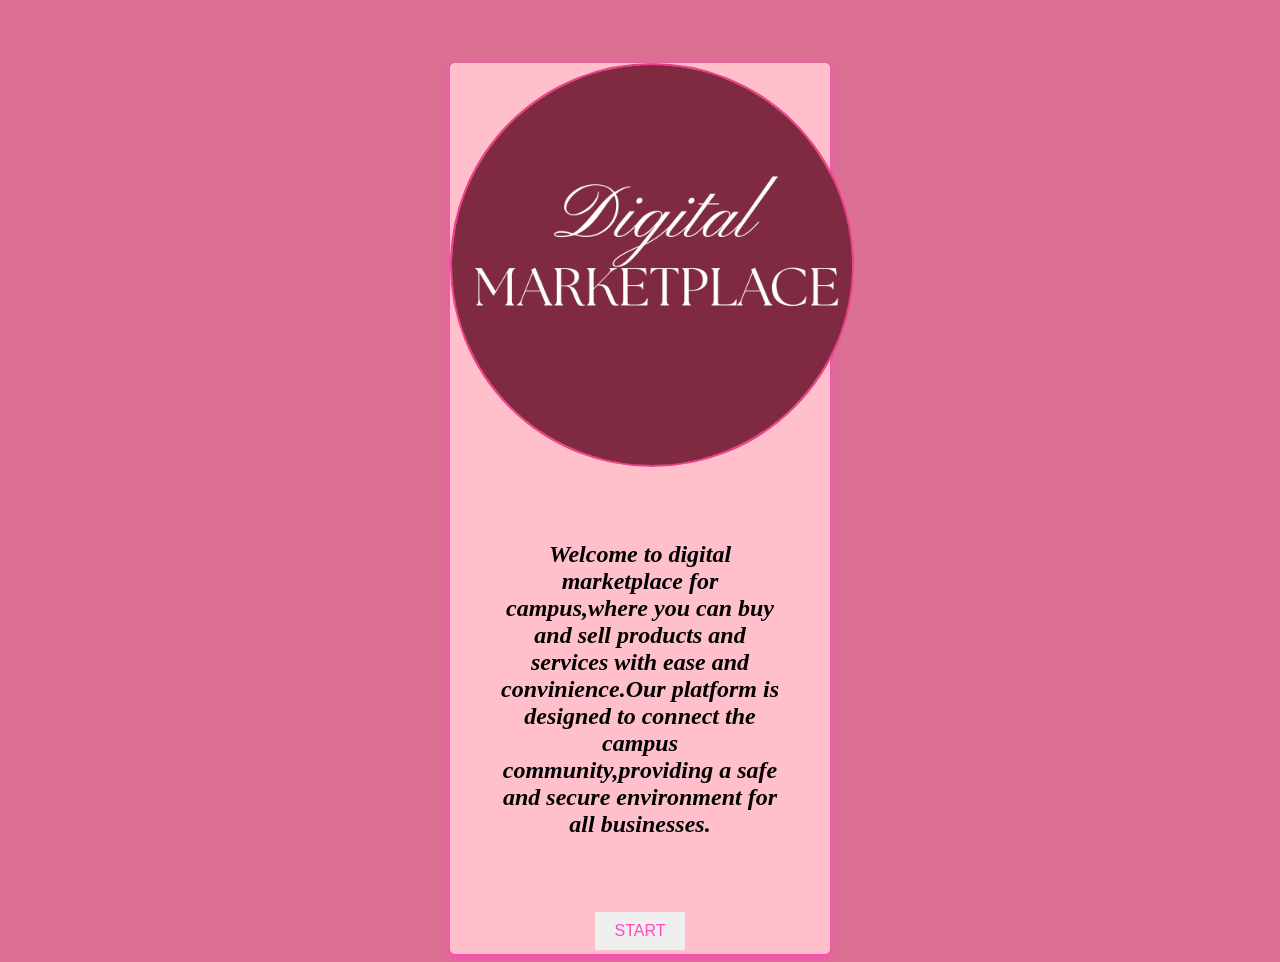
<file: index.html>
<!DOCTYPE html>
<html lang="en">
<head>
  <meta charset="UTF-8">
  <meta name="viewport" content="width=device-width, initial-scale=1.0">
  <link rel="stylesheet" href="styles.css">
  <title>BB</title>
</head>
<body>
  <section id="area">
    <div>
      <img id="images" src="Digital.png"  width="400" height="400">
</div>
<div>
  <h2>
  Welcome to digital marketplace for campus,where you can buy and sell products and services with ease and convinience.Our platform is designed to connect the campus community,providing a safe and secure environment for all businesses.
  </h2>
</div>
<div >
  <button id="start-btn">
    START
  </button>
</div>

  </section>
  <script src="code.js"></script>
</body>
</html>
</file>
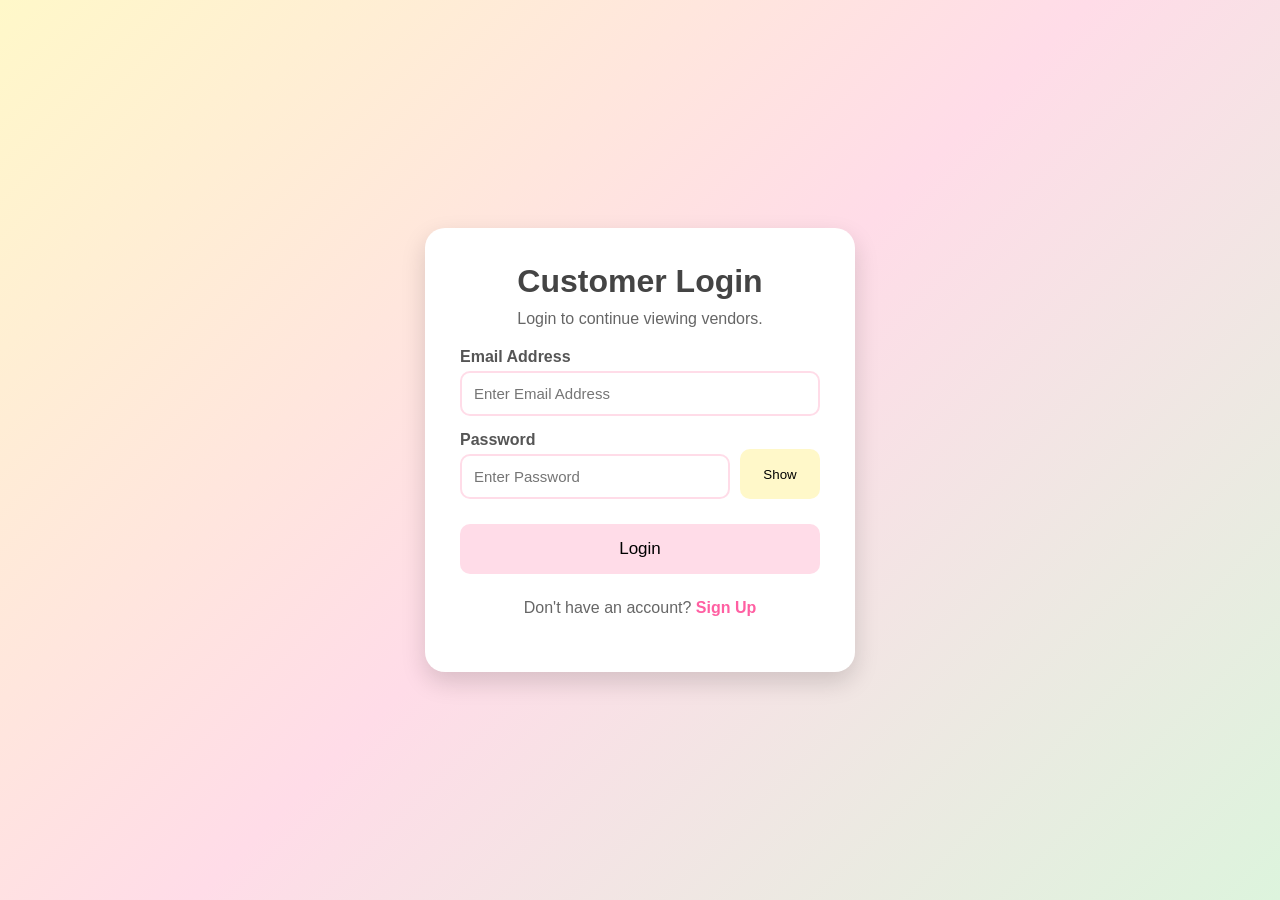
<file: customer-login.html>
<!DOCTYPE html>
<html lang="en">

<head>

    <meta charset="UTF-8">
    <meta name="viewport" content="width=device-width, initial-scale=1.0">

    <title>Customer Login</title>

    <link rel="stylesheet" href="customer.css">

</head>

<body>

<div class="container">

    <div class="card">

        <h1>Customer Login</h1>

        <p>Login to continue viewing vendors.</p>

        <form id="loginForm">

            <label>Email Address</label>

            <input
                type="email"
                id="email"
                placeholder="Enter Email Address"
                required>

            <label>Password</label>

            <div class="password-box">

                <input
                    type="password"
                    id="password"
                    placeholder="Enter Password"
                    required>

                <button
                    type="button"
                    id="togglePassword">
                    Show
                </button>

            </div>

            <button
                type="submit"
                class="mainBtn">
                Login
            </button>

        </form>

        <p class="bottom">

            Don't have an account?

            <a href="customer-signup.html">

                Sign Up

            </a>

        </p>

    </div>

</div>

<script src="customer.js"></script>

</body>

</html>
</file>
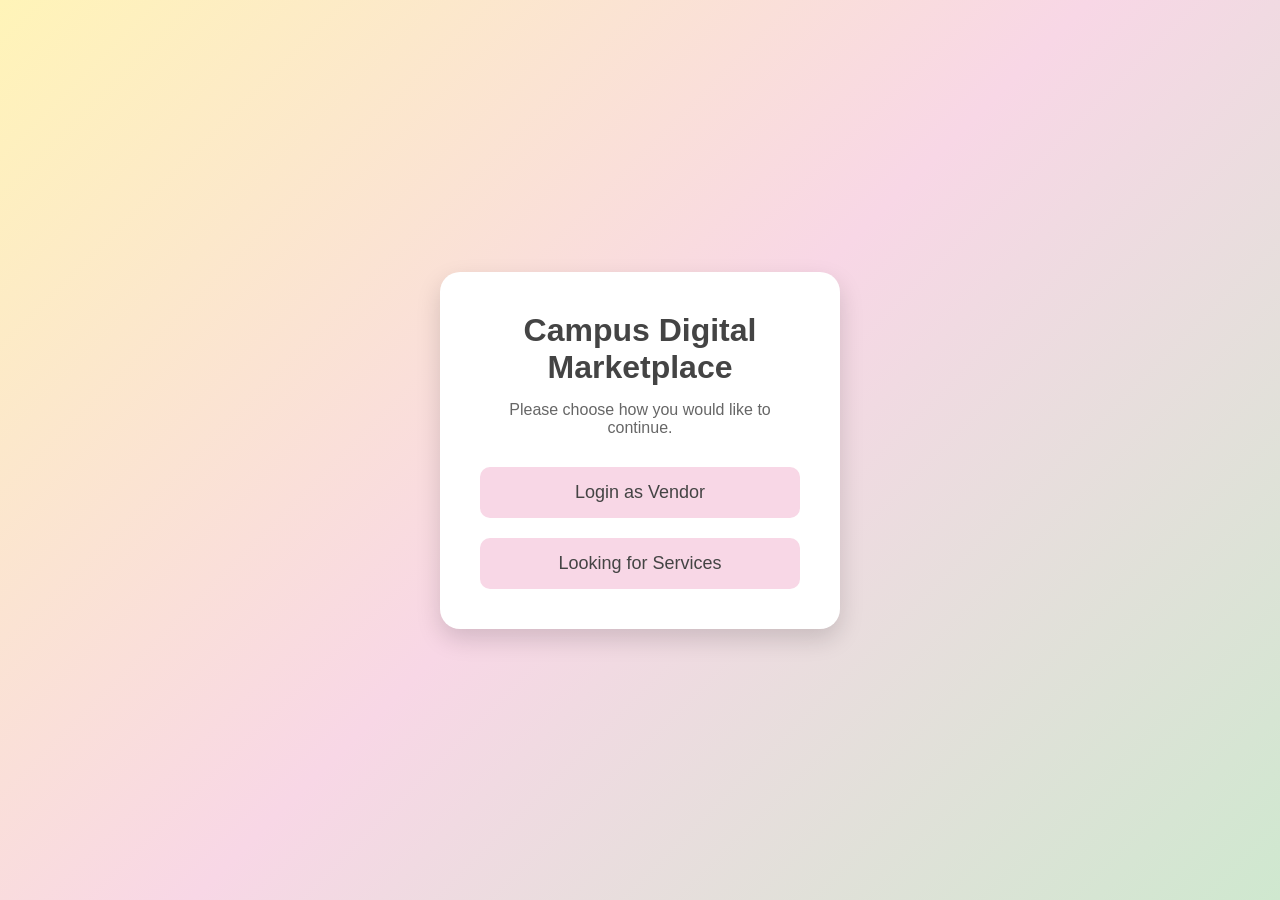
<file: login.html>
<!DOCTYPE html>
<html lang="en">
<head>
    <meta charset="UTF-8">
    <meta name="viewport" content="width=device-width, initial-scale=1.0">
    <title>Login - Campus Digital Marketplace</title>
     <link rel="stylesheet" href="login.css">
</head>
<body>
<div class="login-container">

    <h1>Campus Digital Marketplace</h1>

    <p>Please choose how you would like to continue.</p>

    <div class="login-options">

        <button id="vendorBtn">
            Login as Vendor
        </button>

        <button id="customerBtn">
            Looking for Services
        </button>

    </div>

</div>

<script src="login.js"></script>

</body>
</html>
</file>
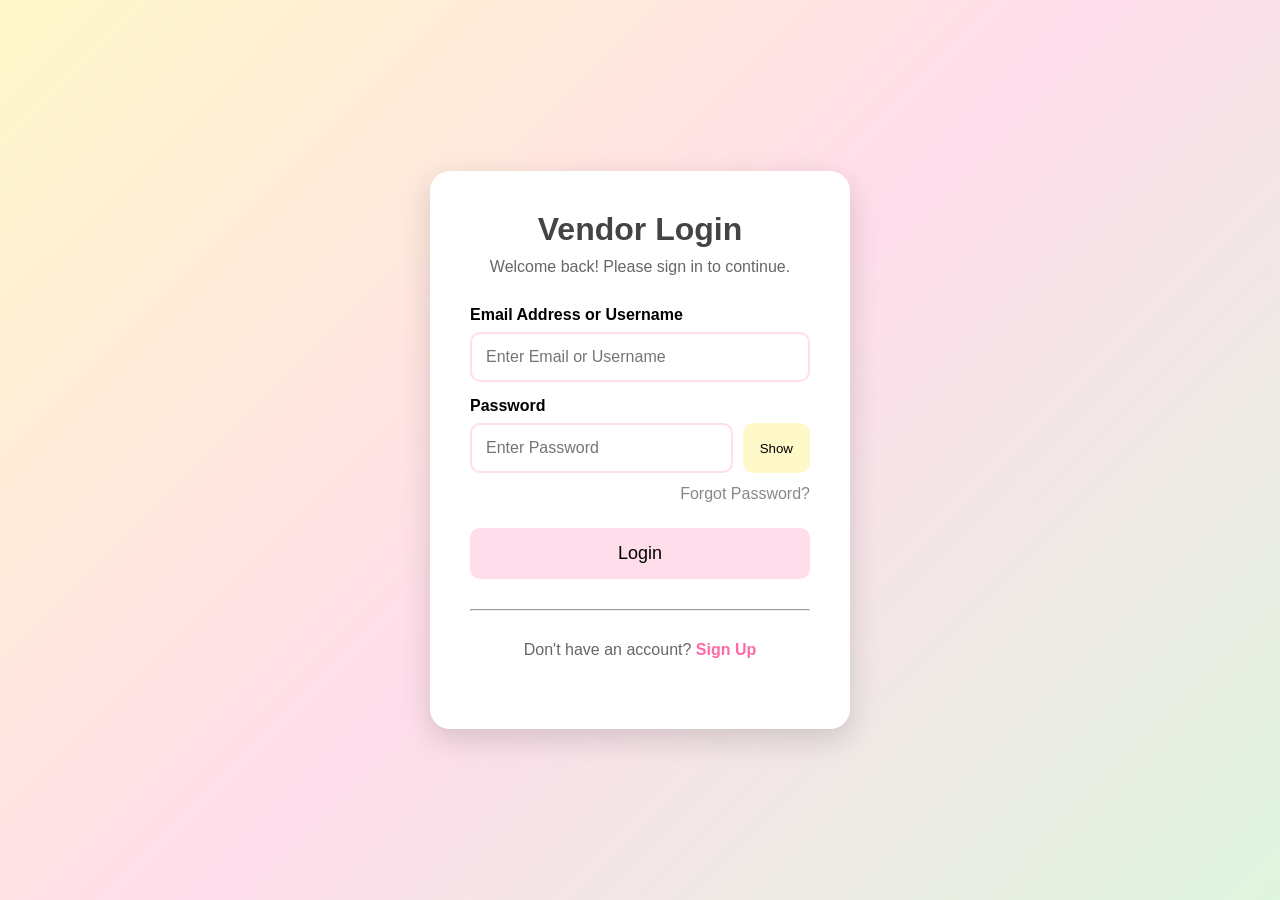
<file: vendor-login.html>
<!DOCTYPE html>
<html lang="en">
<head>

<meta charset="UTF-8">
<meta name="viewport" content="width=device-width, initial-scale=1.0">

<title>Vendor Login</title>

<link rel="stylesheet" href="vendor.css">

</head>

<body>

<div class="container">

    <div class="login-card">

        <h1>Vendor Login</h1>

        <p>Welcome back! Please sign in to continue.</p>

        <form id="loginForm">

            <label>Email Address or Username</label>

            <input
                type="text"
                id="username"
                placeholder="Enter Email or Username"
                required
            >

            <label>Password</label>

            <div class="password-box">

                <input
                    type="password"
                    id="password"
                    placeholder="Enter Password"
                    required
                >

                <button
                    type="button"
                    id="showPassword"
                    class="show-btn"
                >
                    Show
                </button>

            </div>

            <a href="#" class="forgot">
                Forgot Password?
            </a>

            <button
                type="submit"
                class="login-btn"
            >
                Login
            </button>

        </form>

        <hr>

        <p class="signup-text">

            Don't have an account?

            <a href="vendor-signup.html">
                Sign Up
            </a>

        </p>

    </div>

</div>

<script src="vendor.js"></script>

</body>
</html>
</file>
<file: styles.css>
body{
  background-color:palevioletred;
}
#area { 
  margin-left: auto;
  margin-right: auto; 
  width: 30%;
  text-align: center;
  box-shadow: 0 4px 10px rgb(254, 72, 188) ;
  padding: 15;
  margin-top: 5%;
  background-color: pink;
  border-radius: 5px;
}
#images {
  border: 2px solid rgb(244, 60, 140);
  border-radius: 50%;
}
h2{
  font-style: italic;
  border: 2px;
  text-align: center;
  padding: 50px;

}
#start-btn{
  color: rgb(254, 72, 188);
  border: none;
  padding: 10px 20px;
  text-align: center;
  text-decoration: none;
  display: inline-block;
  font-size: 16px;
  margin: 4px 2px;
  cursor: pointer;
  
}
/*#social {
  width: 40px;
  height: 40px;
  border-radius: 50%;
  padding: 5px;
}*/
</file>
<file: customer.css>
*{
margin:0;
padding:0;
box-sizing:border-box;
}

body{

font-family:Arial, Helvetica, sans-serif;

background:linear-gradient(
135deg,
#FFF8C9,
#FFDCE8,
#DDF4DD);

display:flex;

justify-content:center;

align-items:center;

padding:50px;

min-height:100vh;

}

.container{

width:100%;

display:flex;

justify-content:center;

}

.card{

background:white;

width:430px;

padding:35px;

border-radius:20px;

box-shadow:0 10px 25px rgba(0,0,0,.15);

}

.signup-card{

width:550px;

}

h1{

text-align:center;

margin-bottom:10px;

color:#444;

}

p{

text-align:center;

margin-bottom:20px;

color:#666;

}

label{

display:block;

margin-top:15px;

font-weight:bold;

color:#555;

}

input{

width:100%;

padding:12px;

margin-top:5px;

border:2px solid #FFDCE8;

border-radius:10px;

font-size:15px;

}

.password-box{

display:flex;

gap:10px;

}

.password-box input{

flex:1;

}

.password-box button{

width:80px;

border:none;

border-radius:10px;

background:#FFF8C9;

cursor:pointer;

}

.password-box button:hover{

background:#DDF4DD;

}

.preview{

display:none;

width:120px;

height:120px;

margin:20px auto;

border-radius:50%;

object-fit:cover;

border:3px solid #FFDCE8;

}

.terms{

display:flex;

align-items:center;

margin-top:20px;

gap:10px;

}

.terms input{

width:auto;

}

.mainBtn{

width:100%;

padding:15px;

margin-top:25px;

background:#FFDCE8;

border:none;

border-radius:10px;

font-size:17px;

cursor:pointer;

transition:.3s;

}

.mainBtn:hover{

background:#DDF4DD;

}

.bottom{

margin-top:25px;

}

.bottom a{

text-decoration:none;

color:#FF5FA2;

font-weight:bold;

}
</file>
<file: login.css>
/* Reset */

*{
    margin:0;
    padding:0;
    box-sizing:border-box;
}

/* Body */

body{
    font-family:Arial, Helvetica, sans-serif;
    background:linear-gradient(135deg,#FFF4B8,#F8D7E6,#CFE8CF);
    display:flex;
    justify-content:center;
    align-items:center;
    height:100vh;
}

/* Login Card */

.login-container{
    background:white;
    width:400px;
    padding:40px;
    border-radius:20px;
    text-align:center;
    box-shadow:0 10px 25px rgba(0,0,0,0.15);
}

/* Heading */

.login-container h1{
    color:#444;
    margin-bottom:15px;
}

/* Paragraph */

.login-container p{
    color:#666;
    margin-bottom:30px;
}

/* Buttons Container */

.login-options{
    display:flex;
    flex-direction:column;
    gap:20px;
}

/* Buttons */

.login-options button{
    padding:15px;
    border:none;
    border-radius:10px;
    background:#F8D7E6;
    color:#444;
    font-size:18px;
    cursor:pointer;
    transition:0.3s;
}

.login-options button:hover{
    background:#CFE8CF;
    transform:scale(1.03);
}
</file>
<file: vendor.css>
*{
    margin:0;
    padding:0;
    box-sizing:border-box;
}

body{

    font-family:Arial, Helvetica, sans-serif;

    background:linear-gradient(
        135deg,
        #FFF8C9,
        #FFDDEB,
        #DFF5DF
    );

    display:flex;

    justify-content:center;

    align-items:center;

    height:100vh;

}

.container{

    width:100%;

    display:flex;

    justify-content:center;

}

.login-card{

    width:420px;

    background:white;

    padding:40px;

    border-radius:20px;

    box-shadow:0 10px 30px rgba(0,0,0,.15);

}

.login-card h1{

    text-align:center;

    color:#444;

}

.login-card p{

    text-align:center;

    color:#666;

    margin-top:10px;

    margin-bottom:30px;

}

label{

    display:block;

    margin-top:15px;

    margin-bottom:8px;

    font-weight:bold;

}

input{

    width:100%;

    padding:14px;

    border:2px solid #FFDDEB;

    border-radius:10px;

    font-size:16px;

}

.password-box{

    display:flex;

    gap:10px;

}

.show-btn{

    width:90px;

    background:#FFF8C9;

    border:none;

    border-radius:10px;

    cursor:pointer;

}

.show-btn:hover{

    background:#DFF5DF;

}

.forgot{

    display:block;

    margin-top:12px;

    text-decoration:none;

    color:#888;

    text-align:right;

}

.login-btn{

    width:100%;

    margin-top:25px;

    padding:15px;

    background:#FFDDEB;

    border:none;

    border-radius:10px;

    font-size:18px;

    cursor:pointer;

    transition:.3s;

}

.login-btn:hover{

    background:#DFF5DF;

}

hr{

    margin:30px 0;

}

.signup-text{

    text-align:center;

}

.signup-text a{

    text-decoration:none;

    color:#FF69A6;

    font-weight:bold;

}
</file>
